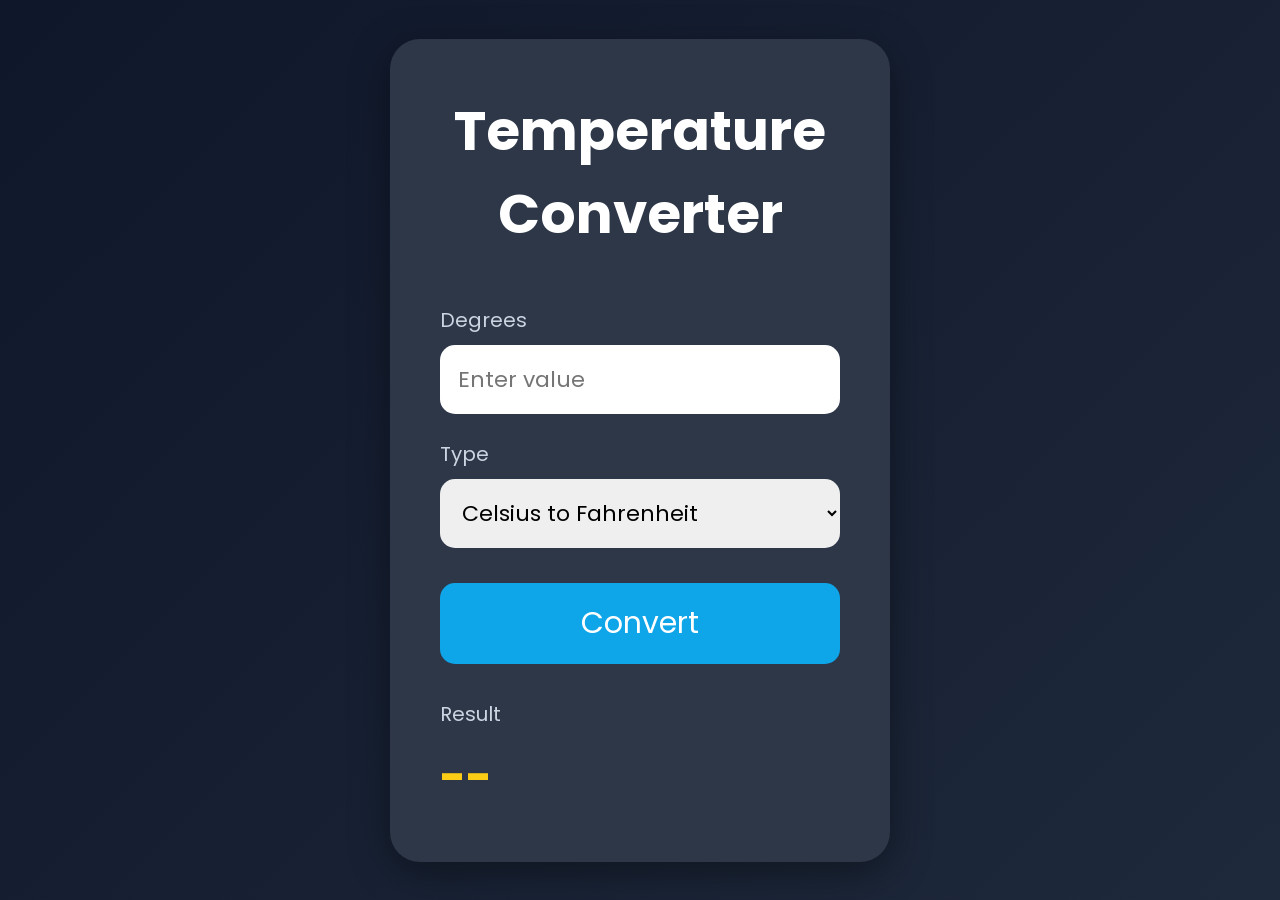
<file: Level1Task3/index.html>
<!DOCTYPE html>
<html lang="en">

<head>

    <meta charset="UTF-8">

    <meta name="viewport"
    content="width=device-width, initial-scale=1.0">

    <title>Temperature Converter</title>

    <link rel="stylesheet" href="style.css">

    <!-- Google Font -->

    <link href="https://fonts.googleapis.com/css2?family=Poppins:wght@300;400;500;600;700&display=swap"
    rel="stylesheet">

</head>

<body>

    <div class="container">

        <div class="converter">

            <h1>Temperature Converter</h1>

            <!-- Input Group -->

            <div class="input-group">

                <!-- Degrees -->

                <div class="field">

                    <label>Degrees</label>

                    <input
                    type="number"
                    id="temperature"
                    placeholder="Enter value">

                </div>

                <!-- Type -->

                <div class="field">

                    <label>Type</label>

                    <select id="unit">

                        <option value="cToF">
                            Celsius to Fahrenheit
                        </option>

                        <option value="fToC">
                            Fahrenheit to Celsius
                        </option>

                        <option value="cToK">
                            Celsius to Kelvin
                        </option>

                    </select>

                </div>

            </div>

            <!-- Button -->

            <button onclick="convertTemperature()">

                Convert

            </button>

            <!-- Result -->

            <div class="result-box">

                <label>Result</label>

                <h2 id="result">

                    --

                </h2>

            </div>

        </div>

    </div>

    <script src="script.js"></script>

</body>

</html>
</file>
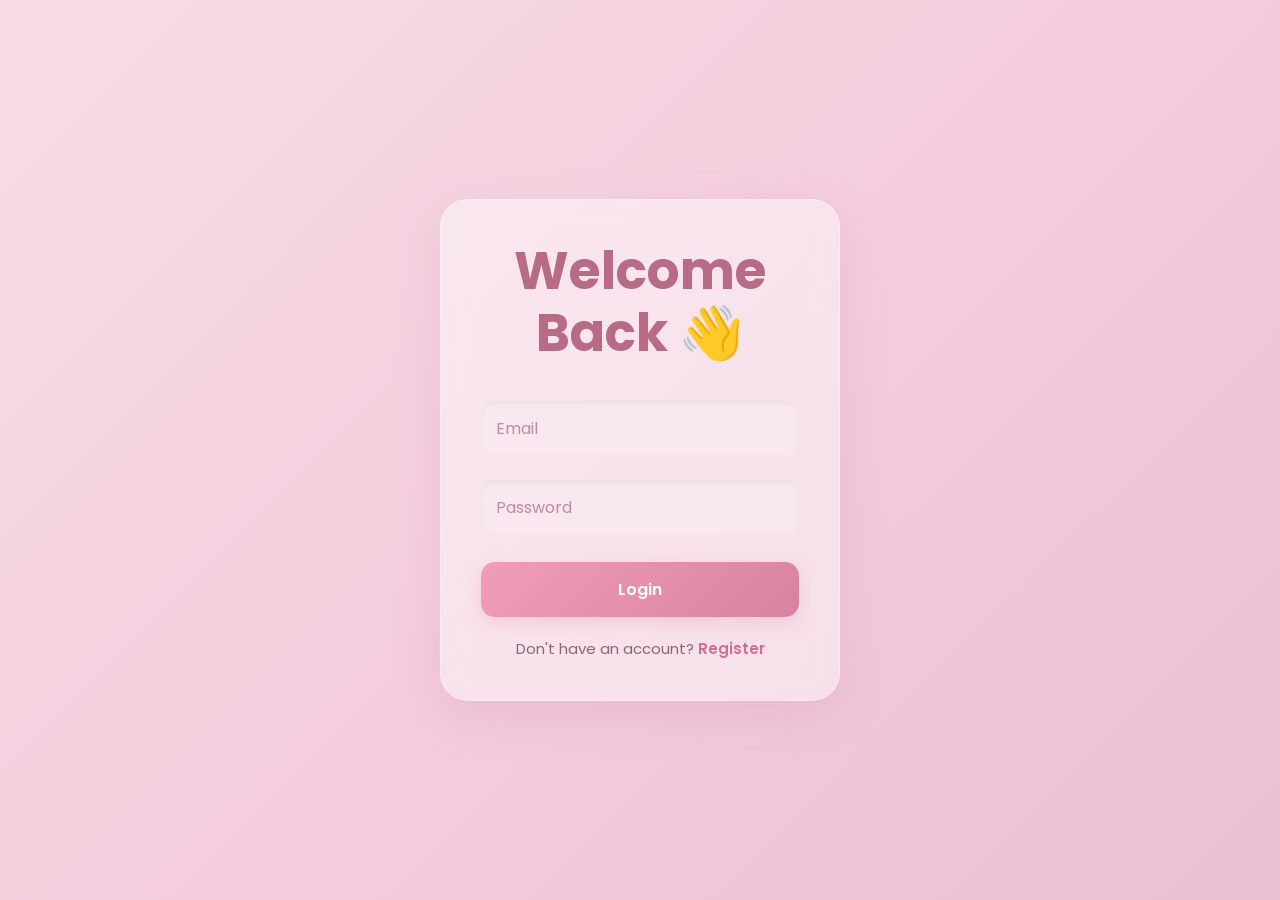
<file: Level2Task4/index.html>
<!DOCTYPE html>
<html lang="en">
<head>
    <meta charset="UTF-8">
    <title>Login</title>
    <link rel="stylesheet" href="style.css">
</head>
<body>

<div class="container">

    <div class="card">

        <h1>Welcome Back 👋</h1>

        <input type="email" id="loginEmail" placeholder="Email">

        <input type="password" id="loginPassword" placeholder="Password">

        <button onclick="login()">Login</button>

        <p>
            Don't have an account?
            <a href="register.html">Register</a>
        </p>

    </div>

</div>

<script src="script.js"></script>

</body>
</html>
</file>
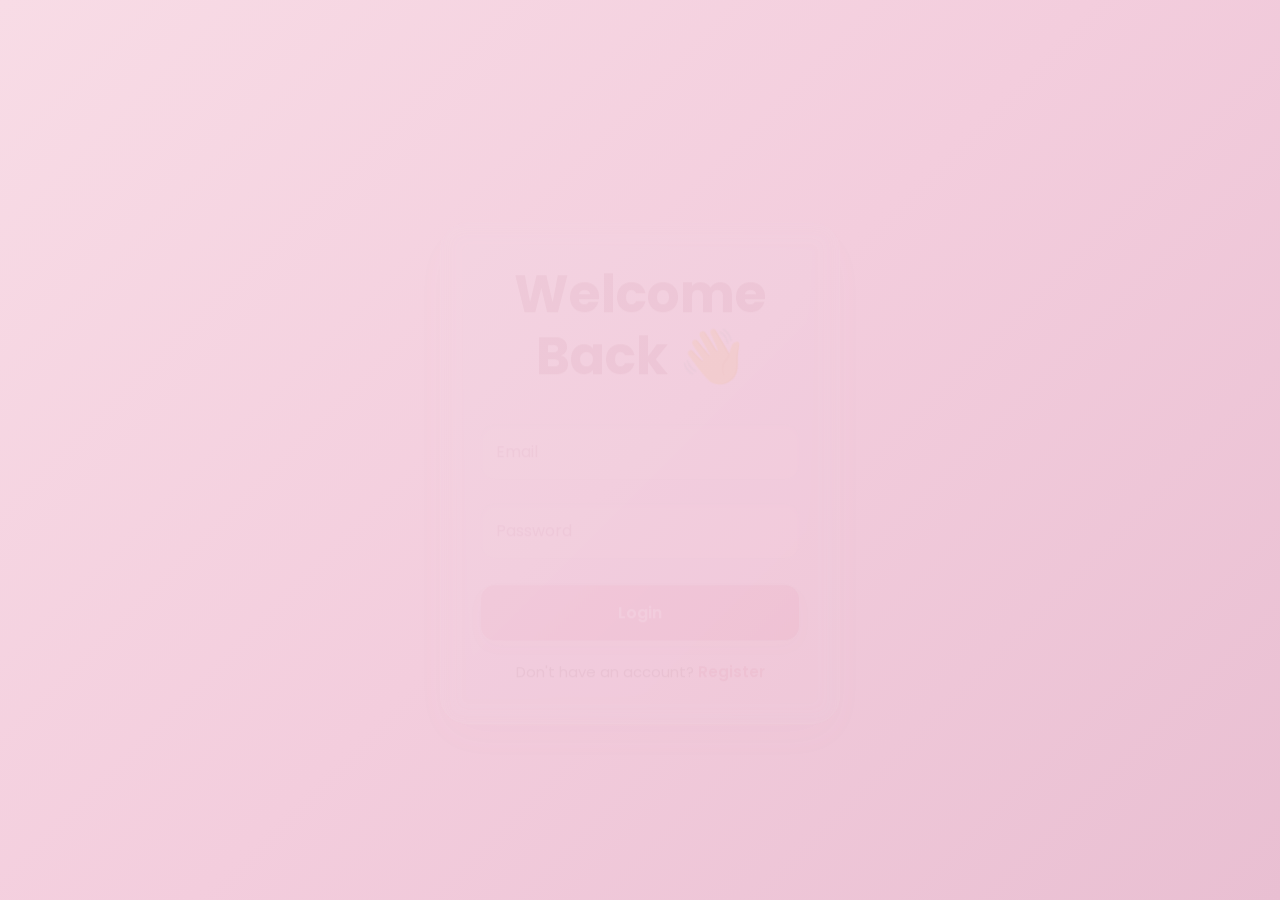
<file: Level2Task4/dashboard.html>
<!DOCTYPE html>
<html lang="en">
<head>
    <meta charset="UTF-8">
    <title>Dashboard</title>
    <link rel="stylesheet" href="style.css">
</head>
<body onload="checkLogin()">

<div class="container">

    <div class="card dashboard">

        <h1>🎉 Dashboard</h1>

        <h2>Login Successful!</h2>

        <p>
            Welcome to your secure page.
        </p>

        <button onclick="logout()">Logout</button>

    </div>

</div>

<script src="script.js"></script>

</body>
</html>
</file>
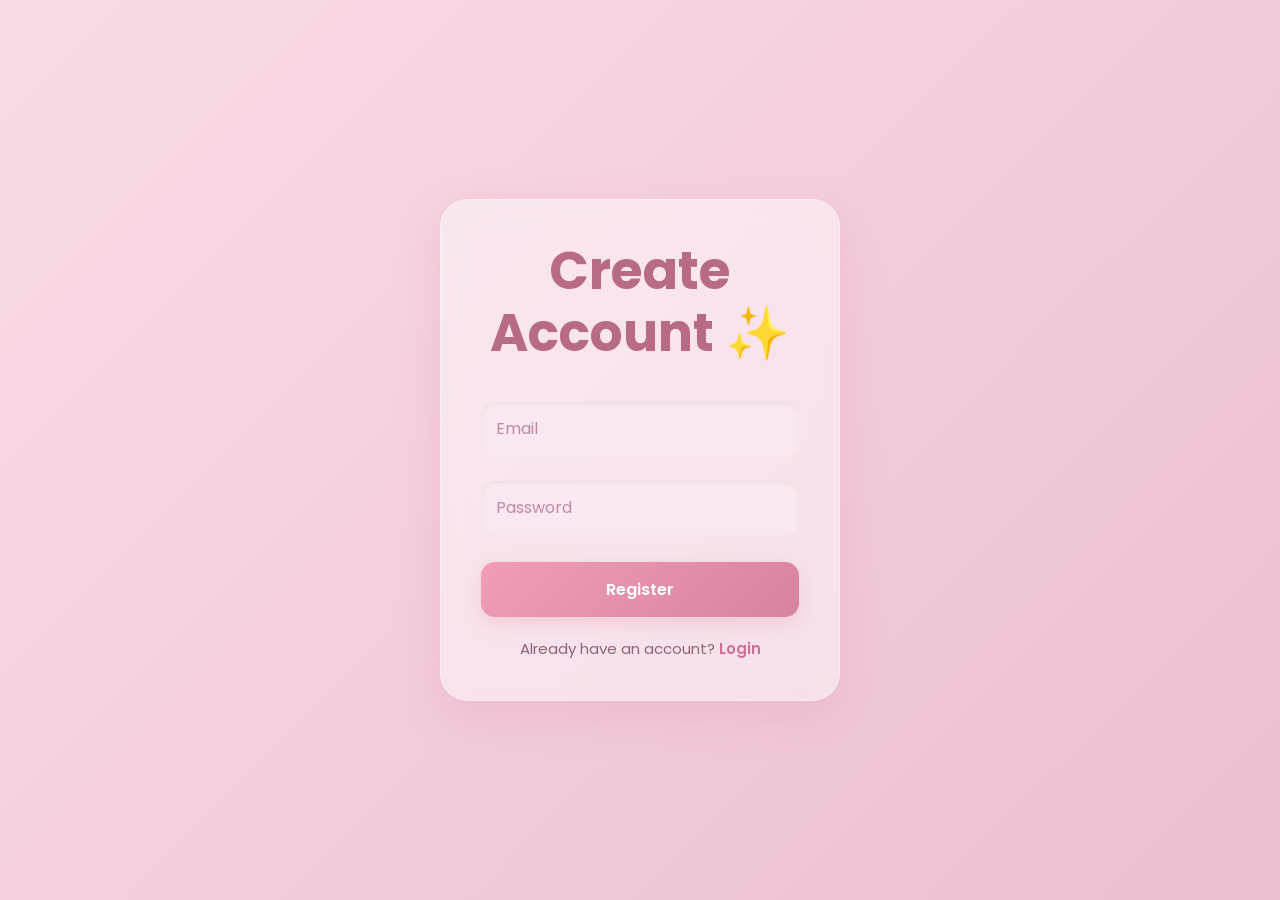
<file: Level2Task4/register.html>
<!DOCTYPE html>
<html lang="en">
<head>
    <meta charset="UTF-8">
    <title>Register</title>
    <link rel="stylesheet" href="style.css">
</head>
<body>

<div class="container">

    <div class="card">

        <h1>Create Account ✨</h1>

        <input type="email" id="registerEmail" placeholder="Email">

        <input type="password" id="registerPassword" placeholder="Password">

        <button onclick="register()">Register</button>

        <p>
            Already have an account?
            <a href="index.html">Login</a>
        </p>

    </div>

</div>

<script src="script.js"></script>

</body>
</html>
</file>
<file: Level1Task3/style.css>
*{
    margin: 0;
    padding: 0;
    box-sizing: border-box;
    font-family: 'Poppins', sans-serif;
}

body{

    height: 100vh;

    display: flex;

    justify-content: center;

    align-items: center;

    background: linear-gradient(
        135deg,
        #0f172a,
        #1e293b
    );
}

/* Container */

.container{

    width: 100%;

    display: flex;

    justify-content: center;

    align-items: center;
}

/* Converter Box */

.converter{

    width: 500px;

    background: #2d3748;

    padding: 50px;

    border-radius: 30px;

    box-shadow: 0 10px 40px rgba(0,0,0,0.4);
}

/* Heading */

.converter h1{

    text-align: center;

    color: white;

    font-size: 55px;

    margin-bottom: 50px;
}

/* Input Group */

.input-group{

    display: flex;

    flex-direction: column;

    gap: 25px;
}

/* Labels */

.field label,
.result-box label{

    display: block;

    margin-bottom: 10px;

    color: #cbd5e1;

    font-size: 20px;
}

/* Input and Select */

.field input,
.field select{

    width: 100%;

    padding: 18px;

    border: none;

    outline: none;

    border-radius: 15px;

    font-size: 22px;
}

/* Button */

button{

    width: 100%;

    padding: 18px;

    margin-top: 35px;

    border: none;

    border-radius: 15px;

    background: #0ea5e9;

    color: white;

    font-size: 30px;

    cursor: pointer;

    transition: 0.4s;
}

button:hover{

    transform: scale(1.03);

    background: #0284c7;
}

/* Result */

.result-box{

    margin-top: 35px;
}

.result-box h2{

    margin-top: 15px;

    color: #facc15;

    font-size: 45px;
}

/* Responsive */

@media(max-width: 600px){

    .converter{

        width: 90%;

        padding: 35px;
    }

    .converter h1{

        font-size: 40px;
    }

    button{

        font-size: 24px;
    }

    .result-box h2{

        font-size: 35px;
    }

}
</file>
<file: Level2Task4/style.css>
@import url('https://fonts.googleapis.com/css2?family=Poppins:wght@300;400;500;600;700&display=swap');

*{
    margin:0;
    padding:0;
    box-sizing:border-box;
    font-family:'Poppins',sans-serif;
}

body{
    min-height:100vh;

    display:flex;
    justify-content:center;
    align-items:center;

    background:linear-gradient(
    135deg,
    #f8dce6,
    #f3cddd,
    #e9bfd2
    );

    overflow:hidden;
}

/* cute text selection */
::selection{
    background:#f2a7c1;
    color:white;
}

.container{
    width:100%;
    display:flex;
    justify-content:center;
    align-items:center;
    padding:20px;
}

.card{
    width:400px;

    background:rgba(255,255,255,0.45);

    padding:40px;

    border-radius:28px;

    backdrop-filter:blur(12px);

    border:1px solid rgba(255,255,255,0.35);

    box-shadow:
    0 15px 40px rgba(219,144,170,0.25);

    text-align:center;

    animation:fadeIn 0.8s ease;

    transition:0.3s ease;
}

/* floating hover effect */
.card:hover{
    transform:translateY(-6px);
}

/* heading */
.card h1{
    color:#b86b85;

    margin-bottom:25px;

    font-size:52px;

    font-weight:700;

    line-height:1.2;

    animation:float 3s ease-in-out infinite;
}

/* input fields */
input{
    width:100%;

    padding:15px;

    margin:12px 0;

    border:none;

    border-radius:14px;

    background:#f9e8ef;

    font-size:16px;

    outline:none;

    color:#7a4f61;

    box-shadow:
    inset 0 2px 5px rgba(0,0,0,0.05);

    transition:0.3s ease;
}

input::placeholder{
    color:#c08aa0;
}

/* input focus glow */
input:focus{
    background:#fff;

    border:2px solid #e59ab2;

    box-shadow:
    0 0 12px rgba(229,154,178,0.35);
}

/* buttons */
button{
    width:100%;

    padding:15px;

    margin-top:15px;

    border:none;

    border-radius:14px;

    background:linear-gradient(
    135deg,
    #f29db6,
    #d783a0
    );

    color:white;

    font-size:16px;

    font-weight:600;

    cursor:pointer;

    transition:0.3s ease;

    box-shadow:
    0 6px 18px rgba(229,154,178,0.35);
}

/* button hover */
button:hover{
    transform:translateY(-3px) scale(1.02);

    background:linear-gradient(
    135deg,
    #ec8fac,
    #cc6d8f
    );
}

/* text */
p{
    margin-top:20px;

    color:#8c6675;

    font-size:15px;
}

/* links */
a{
    text-decoration:none;

    color:#d16f93;

    font-weight:600;

    transition:0.3s ease;
}

a:hover{
    color:#b85c7d;
}

/* dashboard heading */
.dashboard h2{
    color:#c96b8c;

    margin:15px 0;

    font-size:32px;
}

/* fade animation */
@keyframes fadeIn{

    from{
        opacity:0;
        transform:translateY(25px);
    }

    to{
        opacity:1;
        transform:translateY(0);
    }
}

/* floating title effect */
@keyframes float{

    0%{
        transform:translateY(0px);
    }

    50%{
        transform:translateY(-4px);
    }

    100%{
        transform:translateY(0px);
    }
}

/* mobile responsive */
@media(max-width:500px){

    .card{
        width:95%;
        padding:30px;
    }

    .card h1{
        font-size:40px;
    }
}
</file>
